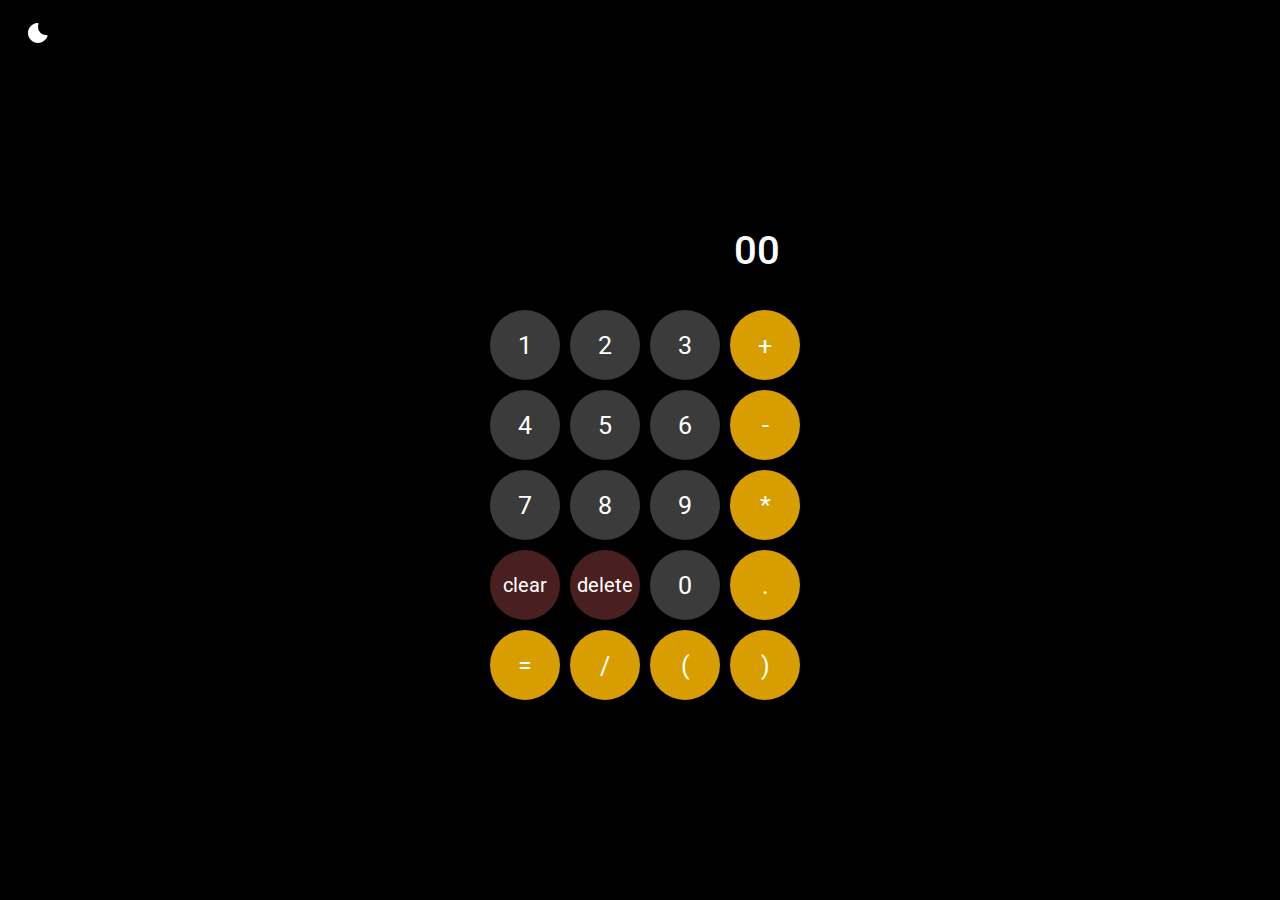
<file: CodeAlpha_Calculator/index.html>
<!DOCTYPE html>
<html>

<head>
  <title>CodeAlpha_Calculator</title>
  <link rel="stylesheet" href="styles/calculator.css">
  <!-- google roboto font-->
  <link rel="preconnect" href="https://fonts.googleapis.com">
  <link rel="preconnect" href="https://fonts.gstatic.com" crossorigin>
  <link href="https://fonts.googleapis.com/css2?family=Roboto:ital,wght@0,100..900;1,100..900&display=swap"
    rel="stylesheet">
  <!----------------------->
  <meta name="viewport" content="width=device-width, initial-scale=1.0">
</head>

<body>

  <button class="mode">
    <svg aria-hidden="true" xmlns="http://www.w3.org/2000/svg" width="24" height="24" fill="currentColor"
      viewBox="0 0 24 24">
      <path fill-rule="evenodd"
        d="M11.675 2.015a.998.998 0 0 0-.403.011C6.09 2.4 2 6.722 2 12c0 5.523 4.477 10 10 10 4.356 0 8.058-2.784 9.43-6.667a1 1 0 0 0-1.02-1.33c-.08.006-.105.005-.127.005h-.001l-.028-.002A5.227 5.227 0 0 0 20 14a8 8 0 0 1-8-8c0-.952.121-1.752.404-2.558a.996.996 0 0 0 .096-.428V3a1 1 0 0 0-.825-.985Z"
        clip-rule="evenodd" />
    </svg>

  </button>

  <div class="grid">

    <div class="screen">
      <p>00</p>
    </div>

    <button class="one">1</button>
    <button class="two">2</button>
    <button class="three">3</button>
    <button class="plus yellow">+</button>

    <button class="four">4</button>
    <button class="five">5</button>
    <button class="six">6</button>
    <button class="minus yellow">-</button>

    <button class="seven">7</button>
    <button class="eight">8</button>
    <button class="nine">9</button>
    <button class="multiply yellow">*</button>

    <button class="zero">0</button>
    <button class="point yellow">.</button>
    <button class="equal yellow">=</button>
    <button class="devide yellow">/</button>

    <button class="clear">clear</button>
    <button class="delete">delete</button>
    <button class="leftPar yellow">&lpar;</button>
    <button class="rightPar yellow">&rpar;</button>

  </div>

  <script src="scripts/calculator.js"></script>
</body>

</html>
</file>
<file: CodeAlpha_Calculator/styles/calculator.css>
body {
      background-color: rgb(0, 0, 0);
      color: white;
      font-size: 25px;
      display: flex;
      justify-content: center;
      align-items: center;

      height: 100vh;
      margin: 0
    }

    body.light {
      background-color: rgb(230, 207, 179);
    }



    .grid {
      display: grid;
      grid-template-columns: repeat(4, 60px);
      grid-template-rows: repeat(6, 40px);
      row-gap: 40px;
      column-gap: 20px;
    }

    .clear {
      grid-row: 5;

    }

    .delete {
      grid-row: 5;
    }

    .screen {
      grid-column: 1/-1;
      display: flex;
      align-items: center;
      justify-content: flex-end;
      font-size: 40px;

      overflow: hidden;
      /* hide anything overflowing */
      white-space: nowrap;
      /* force text to stay on one line */
    }

    .screen p {
      font-family: roboto;
      margin: 0 10px;
      font-weight: 500;
    }

    button {
      font-size: inherit;
      color: inherit;
      background-color: rgb(59, 59, 59);
      border: none;
      cursor: pointer;
      border-radius: 80px;
      height: 70px;
      width: 70px;
      font-family: roboto;
    }


    .yellow {
      background-color: rgb(216, 158, 0);
    }

    .clear,
    .delete {
      background-color: rgb(73, 31, 31);
      font-size: 20px;
    }

    .mode {
      position: fixed;
      top: 20px;
      left: 20px;
      background-color: transparent;
      border: none;
      width: auto;
      height: auto;
    }

    svg.light {
      color: black;
    }
</file>
